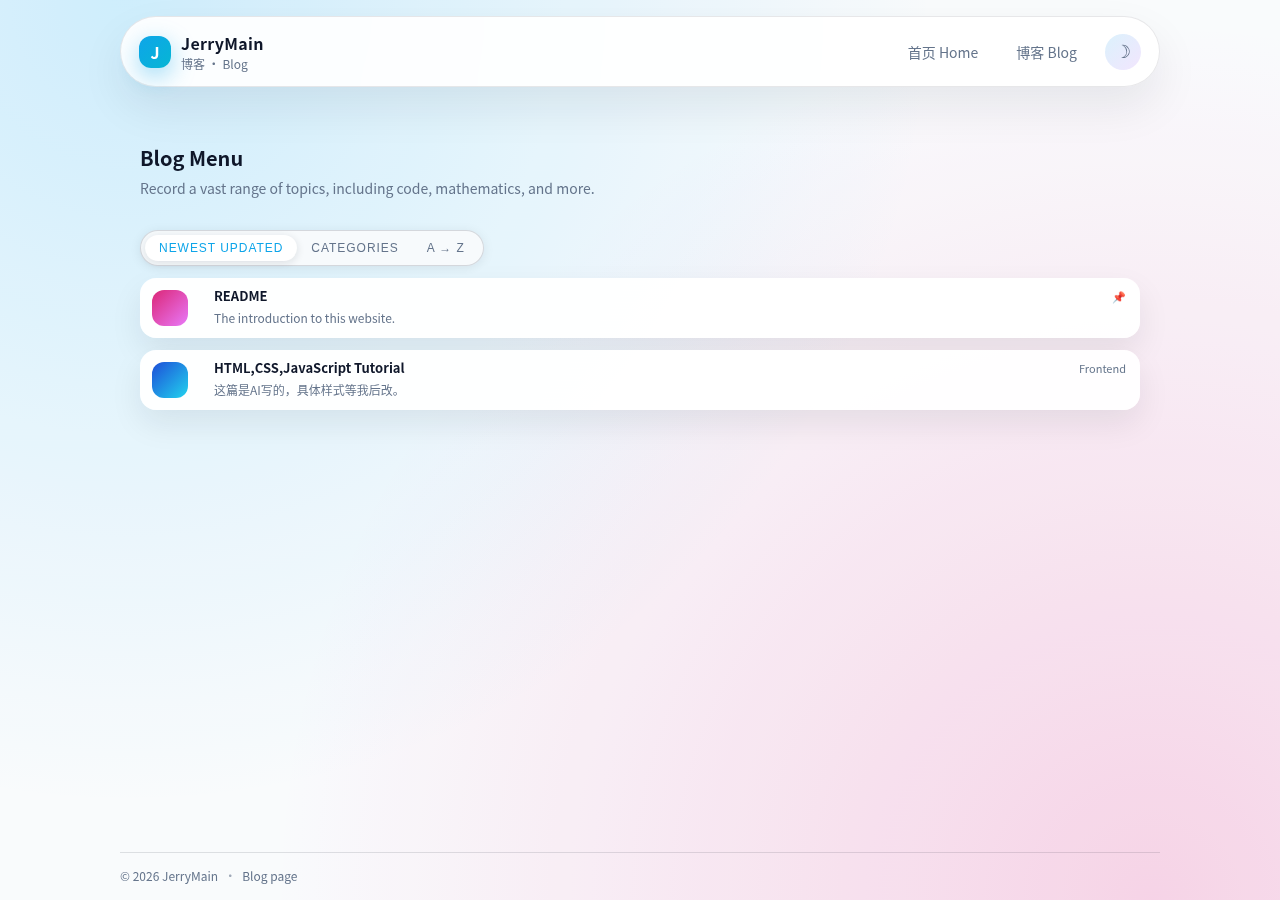
<file: blog.html>
<!DOCTYPE html>
<html lang="zh-CN">
  <script>
    (function () {
      try {
        const saved = localStorage.getItem("theme");
          const theme =
          saved ||
          (window.matchMedia("(prefers-color-scheme: dark)").matches
            ? "dark"
            : "light");
        document.documentElement.dataset.theme = theme;
      } catch (e) {}
    })();
  </script>
  <head>
    <meta charset="UTF-8" />
    <meta name="viewport" content="width=device-width, initial-scale=1.0" />
    <title>Blog - JerryMain</title>
    <meta
      name="description"
      content="JerryMain 的博客页面，记录生活碎片和技术笔记。"
    />
    <link rel="stylesheet" href="style.css" />
  </head>
  <body class="is-blog">
    <div class="page">
      <header class="site-header">
        <div class="brand">
          <div class="brand-mark">J</div>
          <div class="brand-text">
            <div class="brand-name">JerryMain</div>
            <div class="brand-tagline">博客 · Blog</div>
          </div>
        </div>
        <nav class="nav">
          <a href="index.html#home">首页 Home</a>
          <a href="blog.html">博客 Blog</a>
          <button class="theme-toggle" aria-label="切换深色/浅色模式">
            <span class="theme-icon dark-icon">☀</span>
            <span class="theme-icon light-icon">☽</span>
          </button>
        </nav>
      </header>

      <main>
        <section class="section blog-section">
          <div class="section-header">
            <h2>Blog Menu</h2>
            <p class="section-description">
              Record a vast range of topics, including code, mathematics, and more.
            </p>
          </div>

          <div class="blog-toggle">
            <button class="blog-toggle-btn is-active" data-blog-view="newest">
              Newest Updated
            </button>
            <button class="blog-toggle-btn" data-blog-view="categories">
              Categories
            </button>
            <button class="blog-toggle-btn" data-blog-view="alphabetical">
              A → Z
            </button>
          </div>

          <!-- 最新出炉：你只需要在这里一条条追加文章 -->
          <div class="blog-view blog-view-newest" data-view="newest">
            <div class="ins-grid">
              
              <a href="posts/README.html" style="text-decoration: none;color:inherit;">
                <article class="ins-item blog-item" data-category="Pinned">
                  <div class="ins-photo ins-photo-2"></div>
                  <div class="ins-meta">
                    <div class="ins-row">
                      <span class="ins-title">README</span>
                      <span class="ins-date">&#x1F4CC</span>
                    </div>
                    <p class="ins-caption">
                      The introduction to this website.
                    </p>
                  </div>
                </article>
              </a>

              <a href="posts/20260228.html" style="text-decoration: none;color:inherit">
                <article class="ins-item blog-item" data-category="Python" data-date="2026-02">
                  <div class="ins-photo ins-photo-1"></div>
                  <div class="ins-meta">
                    <div class="ins-row">
                      <span class="ins-title">HTML,CSS,JavaScript Tutorial</span>
                      <span class="ins-date">Frontend</span>
                    </div>
                    <p class="ins-caption">
                      这篇是AI写的，具体样式等我后改。
                    </p>
                  </div>
                </article>
              </a>

            </div>
          </div>

          <!-- 按分类：由上面的最新文章自动生成，无需手动维护 -->
          <div
            class="blog-view blog-view-categories"
            data-view="categories"
          ></div>

          <!-- 按字典序：由最新文章按标题 A→Z 自动生成，无需手动维护 -->
          <div
            class="blog-view blog-view-alphabetical"
            data-view="alphabetical"
          ></div>
        </section>
      </main>

      <footer class="site-footer">
        <span>© <span id="year"></span> JerryMain</span>
        <span class="dot">·</span>
        <span>Blog page</span>
      </footer>
    </div>

    <script src="main.js"></script>
  </body>
  </html>
</file>
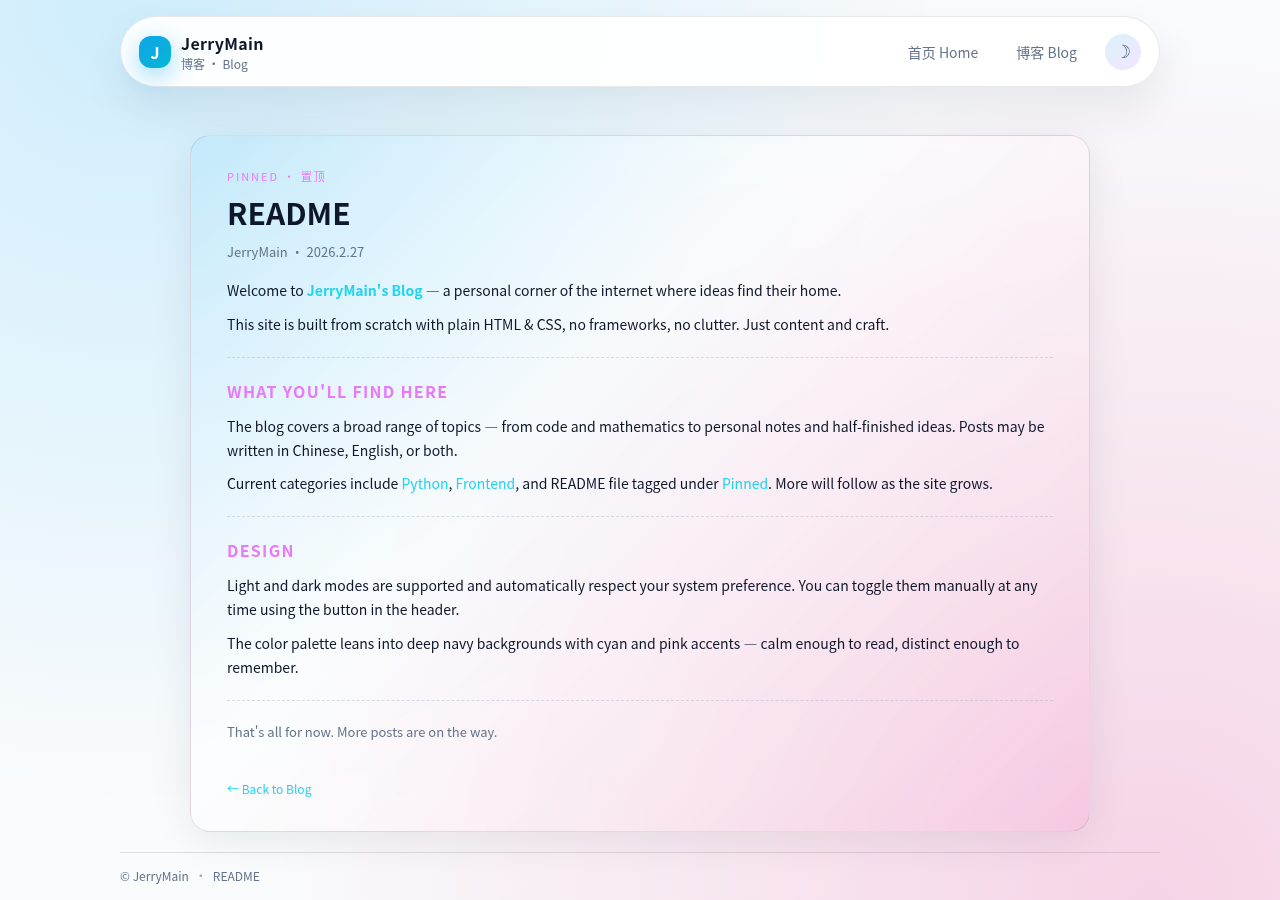
<file: README.html>
<!DOCTYPE html>
<html lang="zh-CN">
  <script>
    (function () {
      try {
        const saved = localStorage.getItem("theme");
        const theme =
          saved ||
          (window.matchMedia("(prefers-color-scheme: dark)").matches
            ? "dark"
            : "light");
        document.documentElement.dataset.theme = theme;
      } catch (e) {}
    })();
  </script>
  <head>
    <meta charset="UTF-8" />
    <meta name="viewport" content="width=device-width, initial-scale=1.0" />
    <title>README - JerryMain</title>
    <meta
      name="description"
      content="JerryMain 网站介绍 · Introduction to JerryMain's personal site."
    />
    <link rel="stylesheet" href="../style.css" />
  </head>
  <body class="is-blog">
    <div class="page">
      <header class="site-header">
        <div class="brand">
          <div class="brand-mark">J</div>
          <div class="brand-text">
            <div class="brand-name">JerryMain</div>
            <div class="brand-tagline">博客 · Blog</div>
          </div>
        </div>
        <nav class="nav">
          <a href="../index.html#home">首页 Home</a>
          <a href="../blog.html">博客 Blog</a>
          <button class="theme-toggle" aria-label="切换深色/浅色模式">
            <span class="theme-icon dark-icon">☀</span>
            <span class="theme-icon light-icon">☽</span>
          </button>
        </nav>
      </header>

      <main>
        <article class="post-layout post-glass">
          <header class="post-header">
            <p class="post-label">Pinned · 置顶</p>
            <h1 class="post-title">README</h1>
            <p class="post-meta">JerryMain · 2026.2.27</p>
          </header>

          <div class="post-content">
            <p>
              Welcome to <strong style="color: var(--accent);">JerryMain's Blog</strong> — a personal corner of the internet where ideas find their home.
            </p>

            <p>
              This site is built from scratch with plain HTML &amp; CSS, no frameworks, no clutter. Just content and craft.
            </p>

            <hr style="border: none; border-top: 1px dashed rgba(148,163,184,0.35); margin: 20px 0;" />

            <h2 style="font-size: 16px; margin: 0 0 10px; color: var(--accent-secondary); letter-spacing: 0.08em; text-transform: uppercase;">What you'll find here</h2>

            <p>
              The blog covers a broad range of topics — from code and mathematics to personal notes and half-finished ideas. Posts may be written in Chinese, English, or both.
            </p>

            <p>
              Current categories include <span style="color: var(--accent);">Python</span>, <span style="color: var(--accent);">Frontend</span>, and README file tagged under <span style="color: var(--accent);">Pinned</span>. More will follow as the site grows.
            </p>

            <hr style="border: none; border-top: 1px dashed rgba(148,163,184,0.35); margin: 20px 0;" />

            <h2 style="font-size: 16px; margin: 0 0 10px; color: var(--accent-secondary); letter-spacing: 0.08em; text-transform: uppercase;">Design</h2>

            <p>
              Light and dark modes are supported and automatically respect your system preference. You can toggle them manually at any time using the button in the header.
            </p>

            <p>
              The color palette leans into deep navy backgrounds with cyan and pink accents — calm enough to read, distinct enough to remember.
            </p>

            <hr style="border: none; border-top: 1px dashed rgba(148,163,184,0.35); margin: 20px 0;" />

            <p style="color: var(--text-muted); font-size: 13px;">
              That's all for now. More posts are on the way.
            </p>
          </div>

          <div style="margin-top: 32px;">
            <a href="../blog.html" class="post-back-link">← Back to Blog</a>
          </div>
        </article>
      </main>

      <footer class="site-footer">
        <span>© <span id="year-footer"></span> JerryMain</span>
        <span class="dot">·</span>
        <span>README</span>
      </footer>
    </div>

    <script src="../main.js"></script>
    <script>
      const y = new Date().getFullYear();
      document.getElementById("year").textContent = y;
      document.getElementById("year-footer").textContent = y;
    </script>
  </body>
</html>
</file>
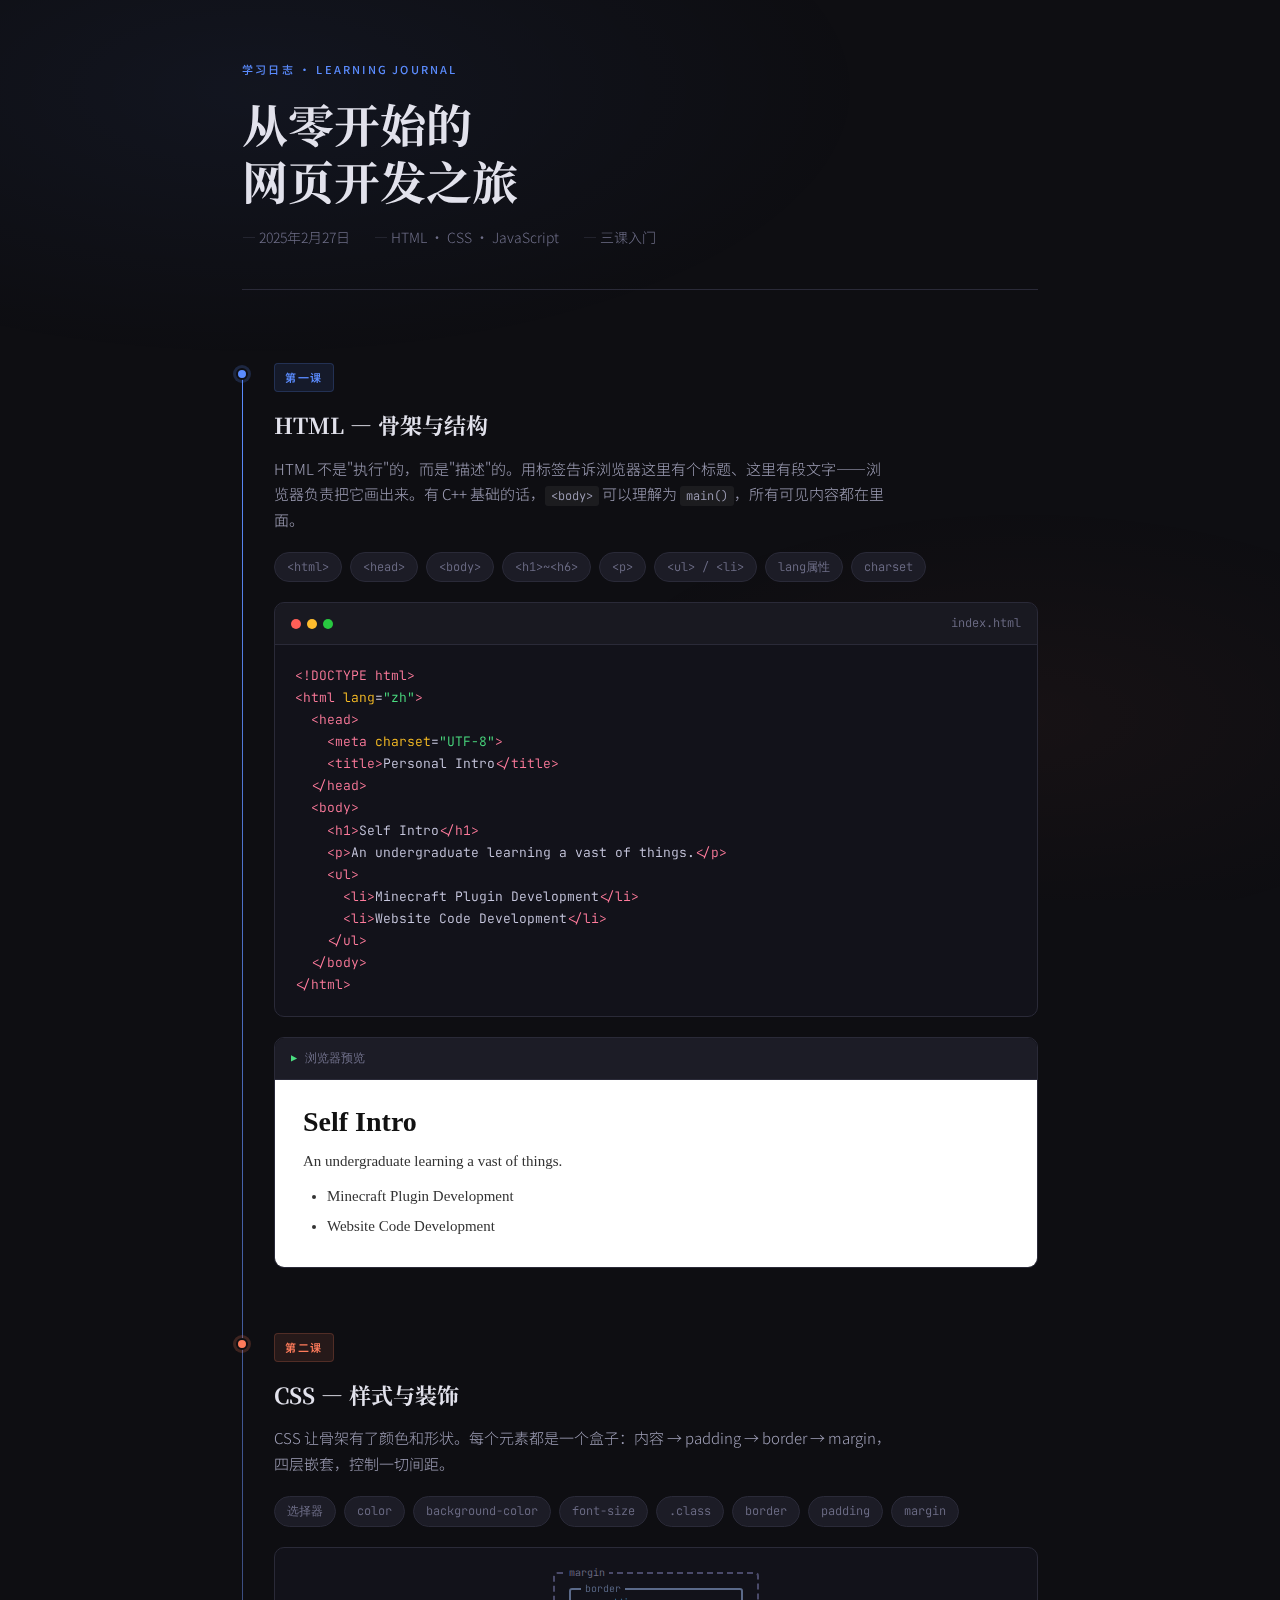
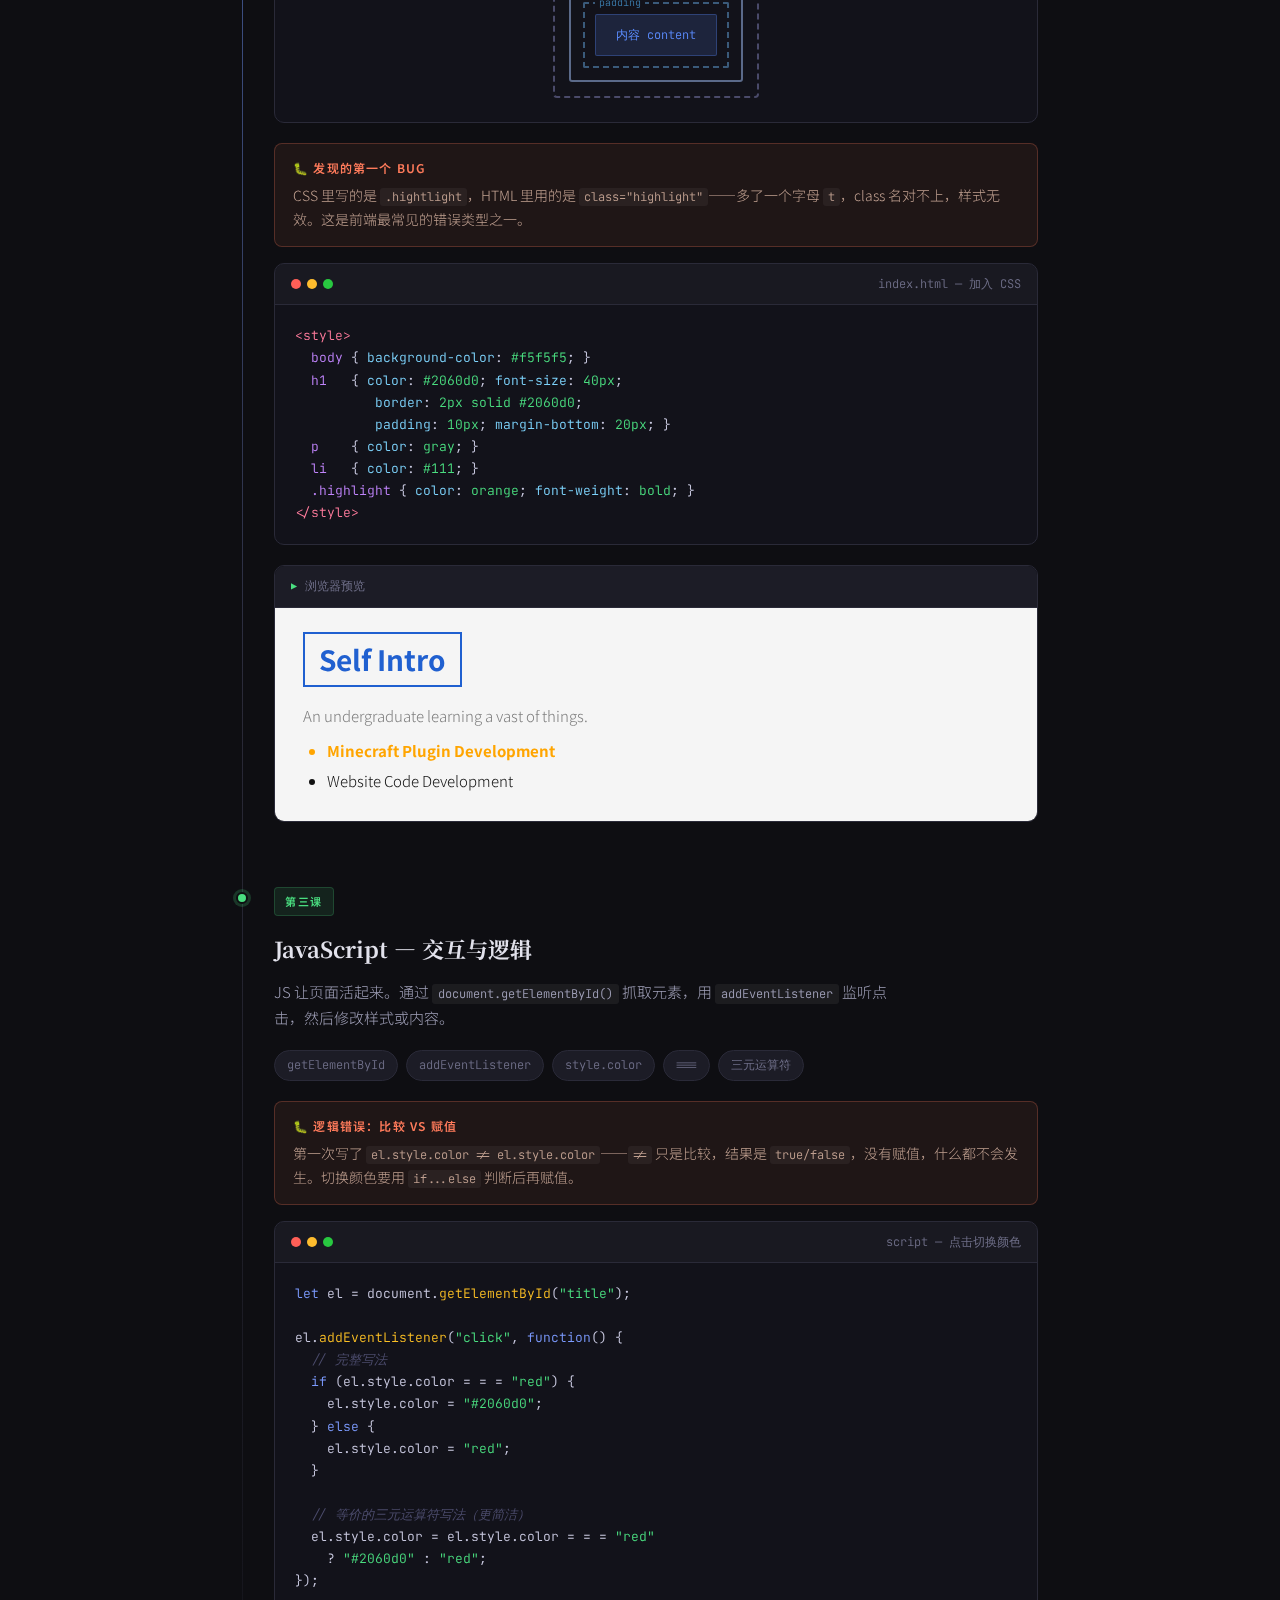
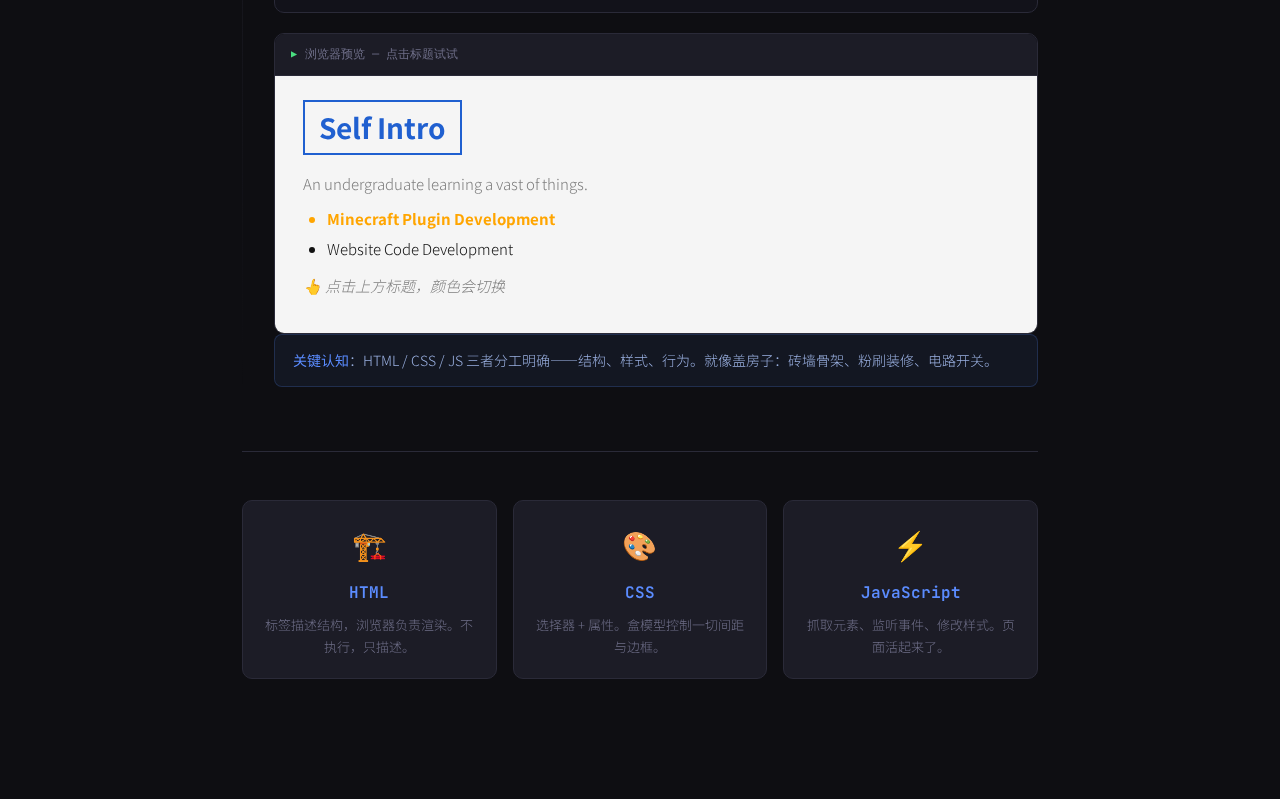
<file: posts/20260228.html>
<!DOCTYPE html>
<html lang="zh">
<head>
<meta charset="UTF-8">
<title>网页开发学习日志</title>
<style>
  @import url('https://fonts.googleapis.com/css2?family=Noto+Serif+SC:wght@400;700&family=JetBrains+Mono:wght@400;600&family=Noto+Sans+SC:wght@300;400;500&display=swap');

  :root {
    --bg: #0e0e12;
    --surface: #16161d;
    --card: #1c1c26;
    --border: #2a2a38;
    --accent: #5b8cff;
    --accent2: #ff7b5b;
    --green: #4ade80;
    --yellow: #fbbf24;
    --text: #e2e2ec;
    --muted: #6e6e88;
    --code-bg: #12121a;
  }

  * { box-sizing: border-box; margin: 0; padding: 0; }

  body {
    background: var(--bg);
    color: var(--text);
    font-family: 'Noto Sans SC', sans-serif;
    font-weight: 300;
    line-height: 1.7;
    min-height: 100vh;
  }

  /* background texture */
  body::before {
    content: '';
    position: fixed;
    inset: 0;
    background-image: 
      radial-gradient(ellipse 80% 50% at 20% 10%, rgba(91,140,255,0.06) 0%, transparent 60%),
      radial-gradient(ellipse 60% 40% at 80% 80%, rgba(255,123,91,0.04) 0%, transparent 60%);
    pointer-events: none;
    z-index: 0;
  }

  .container {
    max-width: 860px;
    margin: 0 auto;
    padding: 60px 32px 120px;
    position: relative;
    z-index: 1;
  }

  /* Header */
  header {
    margin-bottom: 72px;
    padding-bottom: 40px;
    border-bottom: 1px solid var(--border);
  }

  .header-label {
    font-size: 11px;
    letter-spacing: 0.2em;
    text-transform: uppercase;
    color: var(--accent);
    margin-bottom: 16px;
    font-weight: 500;
  }

  h1 {
    font-family: 'Noto Serif SC', serif;
    font-size: clamp(28px, 5vw, 46px);
    font-weight: 700;
    line-height: 1.25;
    margin-bottom: 16px;
  }

  .header-meta {
    color: var(--muted);
    font-size: 14px;
    display: flex;
    gap: 24px;
    flex-wrap: wrap;
  }

  .header-meta span::before {
    content: '—  ';
    opacity: 0.4;
  }

  /* Timeline */
  .timeline {
    position: relative;
    padding-left: 32px;
  }

  .timeline::before {
    content: '';
    position: absolute;
    left: 0;
    top: 8px;
    bottom: 0;
    width: 1px;
    background: linear-gradient(to bottom, var(--accent) 0%, var(--border) 60%, transparent 100%);
  }

  /* Lesson block */
  .lesson {
    position: relative;
    margin-bottom: 64px;
    animation: fadeUp 0.5s ease both;
  }

  .lesson:nth-child(1) { animation-delay: 0.05s; }
  .lesson:nth-child(2) { animation-delay: 0.15s; }
  .lesson:nth-child(3) { animation-delay: 0.25s; }
  .lesson:nth-child(4) { animation-delay: 0.35s; }

  @keyframes fadeUp {
    from { opacity: 0; transform: translateY(18px); }
    to { opacity: 1; transform: translateY(0); }
  }

  .lesson-dot {
    position: absolute;
    left: -38px;
    top: 6px;
    width: 12px;
    height: 12px;
    border-radius: 50%;
    background: var(--accent);
    border: 2px solid var(--bg);
    box-shadow: 0 0 0 3px rgba(91,140,255,0.2);
  }

  .lesson-badge {
    display: inline-flex;
    align-items: center;
    gap: 8px;
    font-size: 11px;
    letter-spacing: 0.15em;
    text-transform: uppercase;
    font-weight: 600;
    color: var(--accent);
    background: rgba(91,140,255,0.1);
    border: 1px solid rgba(91,140,255,0.2);
    border-radius: 4px;
    padding: 4px 10px;
    margin-bottom: 14px;
  }

  .lesson h2 {
    font-family: 'Noto Serif SC', serif;
    font-size: 22px;
    font-weight: 700;
    margin-bottom: 12px;
    color: var(--text);
  }

  .lesson-desc {
    color: #a0a0b8;
    font-size: 15px;
    margin-bottom: 20px;
    max-width: 620px;
  }

  /* Concept pills */
  .concepts {
    display: flex;
    flex-wrap: wrap;
    gap: 8px;
    margin-bottom: 20px;
  }

  .concept {
    font-size: 12px;
    background: var(--card);
    border: 1px solid var(--border);
    border-radius: 20px;
    padding: 4px 12px;
    color: var(--muted);
    font-family: 'JetBrains Mono', monospace;
  }

  /* Code blocks */
  .code-wrap {
    background: var(--code-bg);
    border: 1px solid var(--border);
    border-radius: 10px;
    overflow: hidden;
    margin-bottom: 20px;
  }

  .code-header {
    display: flex;
    align-items: center;
    justify-content: space-between;
    padding: 10px 16px;
    background: rgba(255,255,255,0.03);
    border-bottom: 1px solid var(--border);
    font-size: 12px;
    color: var(--muted);
    font-family: 'JetBrains Mono', monospace;
  }

  .code-dots {
    display: flex;
    gap: 6px;
  }

  .code-dots span {
    width: 10px;
    height: 10px;
    border-radius: 50%;
    background: var(--border);
  }

  .code-dots span:nth-child(1) { background: #ff5f57; }
  .code-dots span:nth-child(2) { background: #febc2e; }
  .code-dots span:nth-child(3) { background: #28c840; }

  pre {
    padding: 20px;
    overflow-x: auto;
    font-family: 'JetBrains Mono', monospace;
    font-size: 13px;
    line-height: 1.7;
    color: #c9c9e0;
  }

  /* Syntax highlight via spans */
  .kw { color: #7c9bff; }
  .tag { color: #ff7b9c; }
  .attr { color: #fbbf24; }
  .val { color: #4ade80; }
  .cm { color: #4a4a6a; font-style: italic; }
  .sel { color: #c084fc; }
  .prop { color: #7dd3fc; }
  .str { color: #4ade80; }
  .fn { color: #fbbf24; }

  /* Result card */
  .result-card {
    border-radius: 10px;
    overflow: hidden;
    border: 1px solid var(--border);
  }

  .result-header {
    padding: 10px 16px;
    background: var(--card);
    font-size: 12px;
    color: var(--muted);
    display: flex;
    align-items: center;
    gap: 8px;
    font-family: 'JetBrains Mono', monospace;
    border-bottom: 1px solid var(--border);
  }

  .result-header::before {
    content: '▶';
    color: var(--green);
    font-size: 10px;
  }

  .result-body {
    padding: 24px 28px;
  }

  /* Lesson 1 preview */
  .preview-l1 {
    background: #fff;
    color: #111;
    font-family: Georgia, serif;
  }

  .preview-l1 h1 {
    font-size: 28px;
    margin-bottom: 10px;
    color: #111;
    font-family: Georgia, serif;
  }

  .preview-l1 p { font-size: 15px; color: #333; margin-bottom: 10px; }
  .preview-l1 ul { padding-left: 24px; }
  .preview-l1 li { font-size: 15px; color: #333; margin-bottom: 4px; }

  /* Lesson 2 preview */
  .preview-l2 {
    background: #f5f5f5;
    font-family: 'Noto Sans SC', sans-serif;
  }

  .preview-l2 h1 {
    color: #2060d0;
    font-size: 28px;
    border: 2px solid #2060d0;
    padding: 8px 14px;
    margin-bottom: 16px;
    display: inline-block;
    font-family: 'Noto Sans SC', sans-serif;
  }

  .preview-l2 p { color: gray; font-size: 15px; margin-bottom: 10px; }
  .preview-l2 ul { padding-left: 24px; }
  .preview-l2 li { color: #111; font-size: 15px; margin-bottom: 4px; }
  .preview-l2 .hl { color: orange; font-weight: bold; }

  /* Lesson 3 preview */
  .preview-l3 {
    background: #f5f5f5;
    font-family: 'Noto Sans SC', sans-serif;
  }

  .preview-l3 h1 {
    font-family: 'Noto Sans SC', sans-serif;
    color: #2060d0;
    font-size: 28px;
    border: 2px solid #2060d0;
    padding: 8px 14px;
    margin-bottom: 16px;
    display: inline-block;
    cursor: pointer;
    transition: color 0.2s;
    user-select: none;
  }

  .preview-l3 p { color: gray; font-size: 15px; margin-bottom: 10px; }
  .preview-l3 ul { padding-left: 24px; }
  .preview-l3 li { color: #111; font-size: 15px; margin-bottom: 4px; }
  .preview-l3 .hl { color: orange; font-weight: bold; }

  .click-hint {
    font-size: 12px;
    color: var(--muted);
    margin-top: 12px;
    font-style: italic;
  }

  /* Bug annotation */
  .bug-box {
    background: rgba(255,123,91,0.07);
    border: 1px solid rgba(255,123,91,0.25);
    border-radius: 8px;
    padding: 14px 18px;
    margin-bottom: 16px;
    font-size: 14px;
  }

  .bug-box-title {
    color: var(--accent2);
    font-weight: 600;
    font-size: 12px;
    letter-spacing: 0.1em;
    text-transform: uppercase;
    margin-bottom: 6px;
  }

  .bug-box p { color: #c0a090; }
  .bug-box code {
    font-family: 'JetBrains Mono', monospace;
    background: rgba(255,255,255,0.05);
    padding: 1px 5px;
    border-radius: 3px;
    font-size: 12px;
  }

  /* Insight box */
  .insight-box {
    background: rgba(91,140,255,0.07);
    border: 1px solid rgba(91,140,255,0.2);
    border-radius: 8px;
    padding: 14px 18px;
    margin-bottom: 16px;
    font-size: 14px;
    color: #9ab0e0;
  }

  .insight-box strong { color: var(--accent); }

  /* Box model diagram */
  .box-model {
    background: var(--code-bg);
    border: 1px solid var(--border);
    border-radius: 10px;
    padding: 24px;
    margin-bottom: 20px;
    display: flex;
    justify-content: center;
  }

  .bm-margin {
    border: 2px dashed #4a4a6a;
    padding: 14px;
    border-radius: 4px;
    position: relative;
  }

  .bm-label {
    position: absolute;
    top: -10px;
    left: 10px;
    font-size: 10px;
    font-family: 'JetBrains Mono', monospace;
    color: var(--muted);
    background: var(--code-bg);
    padding: 0 4px;
  }

  .bm-border {
    border: 2px solid #5b6a8a;
    padding: 12px;
    border-radius: 3px;
    position: relative;
  }

  .bm-padding {
    border: 2px dashed #3a5a7a;
    padding: 10px;
    border-radius: 2px;
    position: relative;
  }

  .bm-content {
    background: rgba(91,140,255,0.15);
    border: 1px solid rgba(91,140,255,0.3);
    padding: 10px 20px;
    border-radius: 2px;
    font-size: 12px;
    font-family: 'JetBrains Mono', monospace;
    color: var(--accent);
    text-align: center;
  }

  /* Summary */
  .summary-grid {
    display: grid;
    grid-template-columns: repeat(3, 1fr);
    gap: 16px;
    margin-top: 64px;
    padding-top: 48px;
    border-top: 1px solid var(--border);
  }

  .summary-card {
    background: var(--card);
    border: 1px solid var(--border);
    border-radius: 10px;
    padding: 20px;
    text-align: center;
  }

  .summary-card .icon {
    font-size: 28px;
    margin-bottom: 10px;
  }

  .summary-card h3 {
    font-family: 'JetBrains Mono', monospace;
    font-size: 16px;
    font-weight: 600;
    color: var(--accent);
    margin-bottom: 8px;
  }

  .summary-card p {
    font-size: 13px;
    color: var(--muted);
  }

  @media (max-width: 600px) {
    .summary-grid { grid-template-columns: 1fr; }
    .container { padding: 40px 20px 80px; }
  }
</style>
</head>
<body>
<div class="container">

  <header>
    <div class="header-label">学习日志 · Learning Journal</div>
    <h1>从零开始的<br>网页开发之旅</h1>
    <div class="header-meta">
      <span>2025年2月27日</span>
      <span>HTML · CSS · JavaScript</span>
      <span>三课入门</span>
    </div>
  </header>

  <div class="timeline">

    <!-- Lesson 1 -->
    <div class="lesson">
      <div class="lesson-dot"></div>
      <div class="lesson-badge">第一课</div>
      <h2>HTML — 骨架与结构</h2>
      <p class="lesson-desc">
        HTML 不是"执行"的，而是"描述"的。用标签告诉浏览器这里有个标题、这里有段文字——浏览器负责把它画出来。有 C++ 基础的话，<code style="font-family:JetBrains Mono,monospace;font-size:12px;background:rgba(255,255,255,0.06);padding:2px 6px;border-radius:3px">&lt;body&gt;</code> 可以理解为 <code style="font-family:JetBrains Mono,monospace;font-size:12px;background:rgba(255,255,255,0.06);padding:2px 6px;border-radius:3px">main()</code>，所有可见内容都在里面。
      </p>

      <div class="concepts">
        <span class="concept">&lt;html&gt;</span>
        <span class="concept">&lt;head&gt;</span>
        <span class="concept">&lt;body&gt;</span>
        <span class="concept">&lt;h1&gt;~&lt;h6&gt;</span>
        <span class="concept">&lt;p&gt;</span>
        <span class="concept">&lt;ul&gt; / &lt;li&gt;</span>
        <span class="concept">lang属性</span>
        <span class="concept">charset</span>
      </div>

      <div class="code-wrap">
        <div class="code-header">
          <div class="code-dots"><span></span><span></span><span></span></div>
          <span>index.html</span>
        </div>
        <pre><span class="tag">&lt;!DOCTYPE html&gt;</span>
<span class="tag">&lt;html</span> <span class="attr">lang</span>=<span class="val">"zh"</span><span class="tag">&gt;</span>
  <span class="tag">&lt;head&gt;</span>
    <span class="tag">&lt;meta</span> <span class="attr">charset</span>=<span class="val">"UTF-8"</span><span class="tag">&gt;</span>
    <span class="tag">&lt;title&gt;</span>Personal Intro<span class="tag">&lt;/title&gt;</span>
  <span class="tag">&lt;/head&gt;</span>
  <span class="tag">&lt;body&gt;</span>
    <span class="tag">&lt;h1&gt;</span>Self Intro<span class="tag">&lt;/h1&gt;</span>
    <span class="tag">&lt;p&gt;</span>An undergraduate learning a vast of things.<span class="tag">&lt;/p&gt;</span>
    <span class="tag">&lt;ul&gt;</span>
      <span class="tag">&lt;li&gt;</span>Minecraft Plugin Development<span class="tag">&lt;/li&gt;</span>
      <span class="tag">&lt;li&gt;</span>Website Code Development<span class="tag">&lt;/li&gt;</span>
    <span class="tag">&lt;/ul&gt;</span>
  <span class="tag">&lt;/body&gt;</span>
<span class="tag">&lt;/html&gt;</span></pre>
      </div>

      <div class="result-card">
        <div class="result-header">浏览器预览</div>
        <div class="result-body preview-l1">
          <h1>Self Intro</h1>
          <p>An undergraduate learning a vast of things.</p>
          <ul>
            <li>Minecraft Plugin Development</li>
            <li>Website Code Development</li>
          </ul>
        </div>
      </div>
    </div>

    <!-- Lesson 2 -->
    <div class="lesson">
      <div class="lesson-dot" style="background:var(--accent2);box-shadow:0 0 0 3px rgba(255,123,91,0.2)"></div>
      <div class="lesson-badge" style="color:var(--accent2);background:rgba(255,123,91,0.1);border-color:rgba(255,123,91,0.2)">第二课</div>
      <h2>CSS — 样式与装饰</h2>
      <p class="lesson-desc">
        CSS 让骨架有了颜色和形状。每个元素都是一个盒子：内容 → padding → border → margin，四层嵌套，控制一切间距。
      </p>

      <div class="concepts">
        <span class="concept">选择器</span>
        <span class="concept">color</span>
        <span class="concept">background-color</span>
        <span class="concept">font-size</span>
        <span class="concept">.class</span>
        <span class="concept">border</span>
        <span class="concept">padding</span>
        <span class="concept">margin</span>
      </div>

      <!-- Box model -->
      <div class="box-model">
        <div class="bm-margin">
          <span class="bm-label">margin</span>
          <div class="bm-border">
            <span class="bm-label" style="color:#5b6a8a">border</span>
            <div class="bm-padding">
              <span class="bm-label" style="color:#3a7aaa">padding</span>
              <div class="bm-content">内容 content</div>
            </div>
          </div>
        </div>
      </div>

      <div class="bug-box">
        <div class="bug-box-title">🐛 发现的第一个 bug</div>
        <p>CSS 里写的是 <code>.hightlight</code>，HTML 里用的是 <code>class="highlight"</code>——多了一个字母 <code>t</code>，class 名对不上，样式无效。这是前端最常见的错误类型之一。</p>
      </div>

      <div class="code-wrap">
        <div class="code-header">
          <div class="code-dots"><span></span><span></span><span></span></div>
          <span>index.html — 加入 CSS</span>
        </div>
        <pre><span class="tag">&lt;style&gt;</span>
  <span class="sel">body</span> { <span class="prop">background-color</span>: <span class="val">#f5f5f5</span>; }
  <span class="sel">h1</span>   { <span class="prop">color</span>: <span class="val">#2060d0</span>; <span class="prop">font-size</span>: <span class="val">40px</span>;
          <span class="prop">border</span>: <span class="val">2px solid #2060d0</span>;
          <span class="prop">padding</span>: <span class="val">10px</span>; <span class="prop">margin-bottom</span>: <span class="val">20px</span>; }
  <span class="sel">p</span>    { <span class="prop">color</span>: <span class="val">gray</span>; }
  <span class="sel">li</span>   { <span class="prop">color</span>: <span class="val">#111</span>; }
  <span class="sel">.highlight</span> { <span class="prop">color</span>: <span class="val">orange</span>; <span class="prop">font-weight</span>: <span class="val">bold</span>; }
<span class="tag">&lt;/style&gt;</span></pre>
      </div>

      <div class="result-card">
        <div class="result-header">浏览器预览</div>
        <div class="result-body preview-l2">
          <h1>Self Intro</h1>
          <p>An undergraduate learning a vast of things.</p>
          <ul>
            <li class="hl">Minecraft Plugin Development</li>
            <li>Website Code Development</li>
          </ul>
        </div>
      </div>
    </div>

    <!-- Lesson 3 -->
    <div class="lesson">
      <div class="lesson-dot" style="background:var(--green);box-shadow:0 0 0 3px rgba(74,222,128,0.2)"></div>
      <div class="lesson-badge" style="color:var(--green);background:rgba(74,222,128,0.1);border-color:rgba(74,222,128,0.2)">第三课</div>
      <h2>JavaScript — 交互与逻辑</h2>
      <p class="lesson-desc">
        JS 让页面活起来。通过 <code style="font-family:JetBrains Mono,monospace;font-size:12px;background:rgba(255,255,255,0.06);padding:2px 6px;border-radius:3px">document.getElementById()</code> 抓取元素，用 <code style="font-family:JetBrains Mono,monospace;font-size:12px;background:rgba(255,255,255,0.06);padding:2px 6px;border-radius:3px">addEventListener</code> 监听点击，然后修改样式或内容。
      </p>

      <div class="concepts">
        <span class="concept">getElementById</span>
        <span class="concept">addEventListener</span>
        <span class="concept">style.color</span>
        <span class="concept">===</span>
        <span class="concept">三元运算符</span>
      </div>

      <div class="bug-box">
        <div class="bug-box-title">🐛 逻辑错误：比较 vs 赋值</div>
        <p>第一次写了 <code>el.style.color != el.style.color</code>——<code>!=</code> 只是比较，结果是 <code>true/false</code>，没有赋值，什么都不会发生。切换颜色要用 <code>if...else</code> 判断后再赋值。</p>
      </div>

      <div class="code-wrap">
        <div class="code-header">
          <div class="code-dots"><span></span><span></span><span></span></div>
          <span>script — 点击切换颜色</span>
        </div>
        <pre><span class="kw">let</span> el = document.<span class="fn">getElementById</span>(<span class="str">"title"</span>);

el.<span class="fn">addEventListener</span>(<span class="str">"click"</span>, <span class="kw">function</span>() {
  <span class="cm">// 完整写法</span>
  <span class="kw">if</span> (el.style.color = = = <span class="str">"red"</span>) {
    el.style.color = <span class="str">"#2060d0"</span>;
  } <span class="kw">else</span> {
    el.style.color = <span class="str">"red"</span>;
  }

  <span class="cm">// 等价的三元运算符写法（更简洁）</span>
  el.style.color = el.style.color = = = <span class="str">"red"</span>
    ? <span class="str">"#2060d0"</span> : <span class="str">"red"</span>;
});</pre>
      </div>

      <div class="result-card">
        <div class="result-header">浏览器预览 — 点击标题试试</div>
        <div class="result-body preview-l3">
          <h1 id="demo-title">Self Intro</h1>
          <p>An undergraduate learning a vast of things.</p>
          <ul>
            <li style="color:orange;font-weight:bold">Minecraft Plugin Development</li>
            <li style="color:#111">Website Code Development</li>
          </ul>
          <p class="click-hint">👆 点击上方标题，颜色会切换</p>
        </div>
      </div>

      <div class="insight-box">
        <strong>关键认知</strong>：HTML / CSS / JS 三者分工明确——结构、样式、行为。就像盖房子：砖墙骨架、粉刷装修、电路开关。
      </div>
    </div>

  </div><!-- end timeline -->

  <!-- Summary -->
  <div class="summary-grid">
    <div class="summary-card">
      <div class="icon">🏗️</div>
      <h3>HTML</h3>
      <p>标签描述结构，浏览器负责渲染。不执行，只描述。</p>
    </div>
    <div class="summary-card">
      <div class="icon">🎨</div>
      <h3>CSS</h3>
      <p>选择器 + 属性。盒模型控制一切间距与边框。</p>
    </div>
    <div class="summary-card">
      <div class="icon">⚡</div>
      <h3>JavaScript</h3>
      <p>抓取元素、监听事件、修改样式。页面活起来了。</p>
    </div>
  </div>

</div>

<script>
  const title = document.getElementById('demo-title');
  let toggled = false;
  title.addEventListener('click', function() {
    toggled = !toggled;
    title.style.color = toggled ? 'red' : '#2060d0';
    title.style.border = toggled ? '2px solid red' : '2px solid #2060d0';
  });
</script>
</body>
</html>
</file>
<file: style.css>
@property --bg-base {
  syntax: "<color>";
  inherits: true;
  initial-value: #020617;
}

@property --bg-grad-1-color {
  syntax: "<color>";
  inherits: true;
  initial-value: rgba(56, 189, 248, 0.38);
}

@property --bg-grad-2-color {
  syntax: "<color>";
  inherits: true;
  initial-value: rgba(236, 72, 153, 0.38);
}

@property --brand-c1 {
  syntax: "<color>";
  inherits: true;
  initial-value: #38bdf8;
}

@property --brand-c2 {
  syntax: "<color>";
  inherits: true;
  initial-value: #0f172a;
}

@property --glass-c1 {
  syntax: "<color>";
  inherits: true;
  initial-value: rgba(56, 189, 248, 0.08);
}

@property --glass-c2 {
  syntax: "<color>";
  inherits: true;
  initial-value: rgba(15, 23, 42, 0.45);
}

@property --glass-c3 {
  syntax: "<color>";
  inherits: true;
  initial-value: rgba(236, 72, 153, 0.08);
}

@property --text-main {
  syntax: "<color>";
  inherits: true;
  initial-value: #e5f2ff;
}

@property --text-muted {
  syntax: "<color>";
  inherits: true;
  initial-value: #94a3b8;
}

:root {
  --bg: #020617;
  --bg-elevated: #020617;
  --accent: #22d3ee;
  --accent-soft: rgba(34, 211, 238, 0.18);
  --accent-strong: #0ea5e9;
  --accent-secondary: #e879f9;
  --text-main: #e5f2ff;
  --text-muted: #94a3b8;
  --border-subtle: rgba(148, 163, 184, 0.6);
  --shadow-soft: 0 28px 70px rgba(15, 23, 42, 0.95);
  --radius-lg: 18px;
  --radius-full: 999px;
  --bg-gradient-1: radial-gradient(circle at 10% 0%, rgba(56, 189, 248, 0.38), transparent 55%);
  --bg-gradient-2: radial-gradient(circle at 90% 100%, rgba(236, 72, 153, 0.38), transparent 60%);
  --bg-base: #020617;
  --bg-grad-1-color: rgba(56, 189, 248, 0.38);
  --bg-grad-2-color: rgba(236, 72, 153, 0.38);
  --page-overlay: rgba(15, 23, 42, 0.5);
  --header-bg: rgba(15, 23, 42, 0.86);
  --landing-name-color: #f9fafb;
  --card-bg: #020617;
  --card-border: rgba(148, 163, 184, 0.7);
  --card-shadow: 0 14px 32px rgba(15, 23, 42, 0.9);
  --toggle-bg: rgba(15, 23, 42, 0.9);
  --toggle-border: rgba(148, 163, 184, 0.6);
  --toggle-shadow: 0 2px 12px rgba(15, 23, 42, 0.6);
  transition:
    --bg-base 1s ease,
    --bg-grad-1-color 1s ease,
    --bg-grad-2-color 1s ease,
    --text-main 1s ease,
    --text-muted 1s ease;
}

html {
  overflow-y: scroll;
}

html[data-theme="light"] {
  --bg: #f8fafc;
  --bg-elevated: #ffffff;
  --text-main: #0f172a;
  --text-muted: #64748b;
  --border-subtle: rgba(15, 23, 42, 0.12);
  --shadow-soft: 0 28px 70px rgba(15, 23, 42, 0.15);
  --bg-gradient-1: radial-gradient(circle at 10% 0%, rgba(56, 189, 248, 0.25), transparent 55%);
  --bg-gradient-2: radial-gradient(circle at 90% 100%, rgba(236, 72, 153, 0.25), transparent 60%);
  --bg-base: #f8fafc;
  --bg-grad-1-color: rgba(56, 189, 248, 0.25);
  --bg-grad-2-color: rgba(236, 72, 153, 0.25);
  --page-overlay: rgba(248, 250, 252, 0.6);
  --header-bg: rgba(255, 255, 255, 0.92);
  --landing-name-color: #0f172a;
  --card-bg: rgba(255, 255, 255, 0.95);
  --card-border: rgba(15, 23, 42, 0.1);
  --card-shadow: 0 14px 32px rgba(15, 23, 42, 0.08);
  --toggle-bg: rgba(248, 250, 252, 0.95);
  --toggle-border: rgba(15, 23, 42, 0.15);
  --toggle-shadow: 0 2px 12px rgba(15, 23, 42, 0.08);
  --brand-c1: #0ea5e9;
  --brand-c2: #06b6d4;html[data-theme="light"] {
  transition:
    --bg-base 1s ease,
    --bg-grad-1-color 1s ease,
    --bg-grad-2-color 1s ease,
    --text-main 1s ease,
    --text-muted 1s ease;
}
}

html[data-theme="light"] .brand-mark {
  background: linear-gradient(135deg, #0ea5e9, #06b6d4);
  color: #ffffff;
  box-shadow: 0 8px 24px rgba(14, 165, 233, 0.4);
}

html[data-theme="light"] .site-header {
  border-color: rgba(15, 23, 42, 0.1);
  box-shadow: 0 20px 45px rgba(15, 23, 42, 0.08);
}

html[data-theme="light"] .ins-item,
html[data-theme="light"] .hero-card {
  background: rgba(255, 255, 255, 0.95);
  border-color: rgba(15, 23, 42, 0.1);
  box-shadow: 0 14px 32px rgba(15, 23, 42, 0.08);
}

html[data-theme="light"] .ins-title,
html[data-theme="light"] .section-header h2,
html[data-theme="light"] .blog-category-title {
  color: #0f172a;
}

html[data-theme="light"] .post-title {
  color: #0f172a;
}

html[data-theme="light"] .site-footer {
  border-top-color: rgba(15, 23, 42, 0.12);
}

html[data-theme="light"] .blog-toggle-btn {
  color: var(--text-muted);
}

html[data-theme="light"] .blog-toggle-btn.is-active {
  background: rgba(255, 255, 255, 1);
  color: #0ea5e9;
  box-shadow: 0 2px 8px rgba(15, 23, 42, 0.12);
}

html[data-theme="light"] .page::before {
  opacity: 0.45;
}

*,
*::before,
*::after {
  box-sizing: border-box;
}

body {
  margin: 0;
  font-family:
    "JetBrains Mono",
    "Fira Code",
    "Cascadia Code",

    "Noto Sans CJK SC",
    "Noto Sans SC",
    "Source Han Sans SC",
    "PingFang SC",
    "Hiragino Sans GB",
    "Microsoft YaHei",
    "Heiti SC",

    sans-serif;
  color: var(--text-main);
  background:
    radial-gradient(circle at 10% 0%, var(--bg-grad-1-color), transparent 55%),
    radial-gradient(circle at 90% 100%, var(--bg-grad-2-color), transparent 60%),
    radial-gradient(circle at center, var(--bg-base), var(--bg-base));
  min-height: 100vh;
  transition:
    color 1s ease;
}

.page {
  max-width: 1080px;
  margin: 0 auto;
  padding: 16px 20px 16px;
  position: relative;
  min-height: 100vh;
  display: flex;
  flex-direction: column;
}

.page::before {
  content: "";
  position: fixed;
  inset: 0;
  transition: opacity 1s ease;
  background-image: linear-gradient(
      var(--page-overlay),
      var(--page-overlay)
    ),
    repeating-linear-gradient(
      0deg,
      rgba(148, 163, 184, 0.06),
      rgba(148, 163, 184, 0.06) 1px,
      transparent 1px,
      transparent 3px
    );
  mix-blend-mode: soft-light;
  opacity: 0.55;
  pointer-events: none;
  z-index: -1;
}

.site-header {
  display: flex;
  align-items: center;
  justify-content: space-between;
  gap: 16px;
  padding: 14px 18px;
  background: var(--header-bg);
  backdrop-filter: blur(16px);
  border-radius: var(--radius-full);
  border: 1px solid rgba(148, 163, 184, 0.5);
  box-shadow: 0 20px 45px rgba(15, 23, 42, 0.9);
  transition: background-color 1s ease, border-color 1s ease, box-shadow 1s ease;
  position: sticky;
  top: 16px;
  z-index: 20;
}

.brand {
  display: flex;
  align-items: center;
  gap: 10px;
}

.brand-mark {
  width: 32px;
  height: 32px;
  border-radius: 12px;

  background: radial-gradient(
    circle at 20% 0%,
    var(--brand-c1),
    var(--brand-c2)
  );

  color: #e5f2ff;
  display: flex;
  align-items: center;
  justify-content: center;
  font-weight: 700;

  box-shadow: 0 14px 34px rgba(15, 23, 42, 0.95);

  transition:
    --brand-c1 1s ease,
    --brand-c2 1s ease,
    color 1s ease,
    box-shadow 1s ease;
}

.brand-text {
  display: flex;
  flex-direction: column;
}

.brand-name {
  font-weight: 600;
  letter-spacing: 0.02em;
}

.brand-tagline {
  font-size: 12px;
  color: var(--text-muted);
  transition: color 1s ease;
}

.nav {
  display: flex;
  align-items: center;
  gap: 18px;
  font-size: 14px;
}

.nav a {
  text-decoration: none;
  color: var(--text-muted);
  padding: 6px 10px;
  border-radius: 999px;
  transition: background 0.18s ease, color 1s ease, transform 0.12s ease;
}

.nav a:hover {
  background: var(--accent-soft);
  color: var(--accent-strong);
  transform: translateY(-1px);
}

.theme-toggle {
  display: flex;
  align-items: center;
  justify-content: center;
  width: 36px;
  height: 36px;
  padding: 0;
  border: none;
  border-radius: 50%;
  background: linear-gradient(135deg, rgba(34, 211, 238, 0.12), rgba(232, 121, 249, 0.12));
  color: var(--text-muted);
  cursor: pointer;
  font-size: 18px;
  transition: background 1s ease, color 1s ease, box-shadow 1s ease;
}
.theme-toggle:hover {
  background: linear-gradient(135deg, rgba(34, 211, 238, 0.35), rgba(232, 121, 249, 0.35));
  color: #0ea5e9;
  box-shadow: 0 0 20px rgba(34, 211, 238, 0.3), 0 0 40px rgba(232, 121, 249, 0.2);
}
.theme-icon.light-icon {
  display: none;
}
html[data-theme="light"] .theme-icon.dark-icon {
  display: none;
}
html[data-theme="light"] .theme-icon.light-icon {
  display: inline;
}
html[data-theme="light"] .theme-toggle {
  background: linear-gradient(135deg, rgba(14, 165, 233, 0.15), rgba(168, 85, 247, 0.15));
}
html[data-theme="light"] .theme-toggle:hover {
  background: linear-gradient(135deg, rgba(14, 165, 233, 0.3), rgba(168, 85, 247, 0.3));
  color: #0ea5e9;
  box-shadow: 0 0 16px rgba(14, 165, 233, 0.25), 0 0 32px rgba(168, 85, 247, 0.15);
}

main {
  margin-top: 16px;
  flex: 1;
  display: flex;
  align-items: center;
  justify-content: center;
}

.is-blog main {
  align-items: flex-start;
  justify-content: center;
}

.landing {
  width: 100%;
  display: flex;
  align-items: center;
  justify-content: center;
}

.landing-inner {
  text-align: center;
}

.landing-name {
  font-size: clamp(40px, 6vw, 52px);
  margin: 0 0 10px;
  letter-spacing: 0.06em;
  color: var(--landing-name-color);
  transition: color 1s ease;
  animation: landingFloatTitle 4s ease-in-out infinite;
}

.landing-tagline {
  margin: 0;
  font-size: 14px;
  letter-spacing: 0.18em;
  text-transform: uppercase;
  color: var(--text-muted);
  animation: landingFloatSubtitle 4s ease-in-out infinite;
  transition: color 1s ease;
}

@keyframes landingFloatTitle {
  0% {
    transform: translateY(0);
  }
  50% {
    transform: translateY(-6px);
  }
  100% {
    transform: translateY(0);
  }
}

@keyframes landingFloatSubtitle {
  0% {
    transform: translateY(0);
    opacity: 0.85;
  }
  25% {
    transform: translateY(2px);
    opacity: 1;
  }
  75% {
    transform: translateY(-4px);
    opacity: 0.9;
  }
  100% {
    transform: translateY(0);
    opacity: 0.85;
  }
}

.btn {
  border-radius: 999px;
  border: none;
  cursor: pointer;
  font-size: 14px;
  font-weight: 500;
  padding: 10px 18px;
  display: inline-flex;
  align-items: center;
  justify-content: center;
  gap: 6px;
  transition: transform 0.1s ease, box-shadow 0.15s ease, background 0.15s ease,
    color 0.15s ease;
}

.btn.primary {
  background: linear-gradient(135deg, var(--accent), var(--accent-secondary));
  color: #f9fafb;
  box-shadow:
    0 0 16px rgba(34, 211, 238, 0.7),
    0 0 38px rgba(232, 121, 249, 0.6);
}

.btn.ghost {
  background: rgba(15, 23, 42, 0.8);
  color: var(--text-main);
  border: 1px solid rgba(148, 163, 184, 0.6);
}

.btn.text {
  background: transparent;
  color: var(--accent-secondary);
  padding-inline: 0;
}

.btn:hover {
  transform: translateY(-1px);
}

.btn:active {
  transform: translateY(0);
  box-shadow: none;
}

.hero-card {
  padding: 22px 22px 20px;
  border-radius: 24px;
  background: var(--card-bg);
  border-color: var(--card-border);
  box-shadow: var(--card-shadow);
  position: relative;
  overflow: hidden;
  transition:
    background-color 1s ease,
    border-color 1s ease,
    box-shadow 1s ease;
}

.hero-card::before {
  content: "";
  position: absolute;
  inset: 0;
  background: radial-gradient(circle at top right, rgba(56, 189, 248, 0.18), transparent 55%);
  pointer-events: none;
}

.hero-card h2 {
  margin: 0 0 10px;
  font-size: 18px;
}

.hero-card p {
  margin: 4px 0;
  color: var(--text-muted);
  font-size: 14px;
}

.section {
  margin-top: 40px;
}

.section-header {
  margin-bottom: 16px;
}

.section-header h2 {
  margin: 0 0 6px;
  font-size: 20px;
  transition: color 1s ease;
}

.section-description {
  margin: 0;
  color: var(--text-muted);
  font-size: 14px;
  transition: color 1s ease;
}

.blog-section {
  max-width:1000px;
  width: 100%;
  margin-inline: auto;
}

.blog-toggle {
  display: inline-flex;
  padding: 4px;
  border-radius: 999px;

  background-color: var(--toggle-bg);
  border: 1px solid var(--toggle-border);
  box-shadow: var(--toggle-shadow);

  margin: 16px 0 12px;

  transition:
    background-color 1s ease,
    border-color 1s ease,
    box-shadow 1s ease;
}

.blog-toggle-btn {
  border: none;
  background-color: transparent;
  color: var(--text-muted);
  font-size: 12px;
  padding: 6px 14px;
  border-radius: 999px;
  cursor: pointer;
  font-weight: 500;
  letter-spacing: 0.08em;
  text-transform: uppercase;
  transition: background-color 1s ease, color 1s ease;
}

.blog-toggle-btn.is-active {
  background-color: var(--toggle-bg);
  color: var(--accent-strong);
}

.blog-view {
  display: none;
}

.blog-view.is-active {
  display: block;
}

.blog-category {
  margin-top: 16px;
}

.blog-category-title {
  margin: 0 0 8px;
  font-size: 14px;
  color: #e5f2ff;
  letter-spacing: 0.12em;
  text-transform: uppercase;
  transition: color 1s ease;
}
.ins-grid {
  display: flex;
  flex-direction: column;
  gap: 12px;
  width: 100%;
}

.ins-item {
  display: flex;
  align-items: stretch;
  border-radius: 16px;
  overflow: hidden;
  background: var(--card-bg);
  border-color: var(--card-border);
  transition: background-color 1s ease, border-color 1s ease, box-shadow 1s ease, transform 0.16s ease;
  box-shadow: var(--card-shadow);
  cursor: pointer;
  transform: translateY(0);
}

.ins-item:hover {
  transform: translateY(-4px);
  box-shadow: 0 26px 60px rgba(15, 23, 42, 1);
  border-color: rgba(34, 211, 238, 0.8);
}

.ins-photo {
  width: 36px;
  height: 36px;
  aspect-ratio: unset;
  border-radius: 12px;
  margin: 12px;
  background-size: cover;
  background-position: center;
  align-self: center;
  flex-shrink: 0;
}

.ins-photo::after {
  content: "";
  position: absolute;
  inset: 0;
  background: linear-gradient(
    to top,
    rgba(15, 23, 42, 0.85),
    transparent 55%
  );
  display: none;
}

.ins-photo-1 {
  background-image: linear-gradient(135deg, #1d4ed8, #22d3ee);
}

.ins-photo-2 {
  background-image: linear-gradient(135deg, #db2777, #e879f9);
}

.ins-photo-3 {
  background-image: linear-gradient(135deg, #22c55e, #a3e635);
}

.ins-photo-4 {
  background-image: linear-gradient(135deg, #c59122, #e4e113);
}

.ins-photo-5 {
  background-image: linear-gradient(135deg, #c522b5, #e635da);
}

.ins-meta {
  padding: 8px 14px 10px;
  flex: 1;
}

.ins-row {
  display: flex;
  align-items: baseline;
  justify-content: space-between;
  gap: 6px;
  margin-bottom: 4px;
}

.ins-title {
  font-size: 13px;
  font-weight: 600;
  color: #e5e7eb;
  transition: color 1s ease;
}

.ins-date {
  font-size: 11px;
  color: var(--text-muted);
  transition: color 1s ease;
}

.ins-caption {
  margin: 0;
  font-size: 12px;
  color: var(--text-muted);
  transition: color 1s ease;
}

.contact-card {
  margin-top: 10px;
}

.contact-row {
  display: flex;
  align-items: center;
  justify-content: space-between;
  gap: 10px;
  padding: 10px 2px;
  border-bottom: 1px dashed rgba(148, 163, 184, 0.5);
}

.contact-row:last-of-type {
  border-bottom: none;
}

.contact-label {
  font-size: 13px;
  color: var(--text-muted);
}

.contact-value {
  font-size: 14px;
  font-weight: 500;
}

.placeholder {
  opacity: 0.7;
}

.contact-tip {
  margin: 14px 0 0;
  font-size: 12px;
  color: var(--text-muted);
}

.site-footer {
  margin-top: 12px;
  padding-top: 14px;
  border-top: 1px solid rgba(148, 163, 184, 0.35);
  font-size: 12px;
  display: flex;
  align-items: center;
  transition: color 1s ease, border-color 1s ease;
  gap: 6px;
  color: var(--text-muted);
}

.dot {
  opacity: 0.6;
}

.post-layout {
  max-width: 900px;
  margin: 32px auto 0;
}

.post-header {
  margin-bottom: 18px;
}

.post-label {
  margin: 0 0 6px;
  font-size: 11px;
  letter-spacing: 0.18em;
  text-transform: uppercase;
  color: var(--accent-secondary);
}

.post-title {
  margin: 0 0 8px;
  font-size: clamp(24px, 4vw, 30px);
  color: #f9fafb;
  transition: color 1s ease;
}

.post-meta {
  margin: 0;
  font-size: 13px;
  color: var(--text-muted);
  transition: color 1s ease;
}

.post-content {
  margin-top: 16px;
  font-size: 14px;
  color: var(--text-main);
  line-height: 1.7;
}

.post-content p {
  margin: 0 0 10px;
}

.post-back-link {
  color: var(--accent);
  text-decoration: none;
  font-size: 12px;
}

.post-back-link:hover {
  text-decoration: underline;
}

@media (max-width: 768px) {
  .page {
    padding-inline: 16px;
  }

  .site-header {
    padding-inline: 14px;
  }

  .nav {
    gap: 8px;
    font-size: 13px;
  }

  .hero {
    grid-template-columns: minmax(0, 1fr);
  }

  .hero-card {
    order: -1;
  }

  .cards-grid {
    grid-template-columns: minmax(0, 1fr);
  }
}

/*For Glass Resource*/

.post-glass {
  background: linear-gradient(
    135deg,
    var(--glass-c1),
    var(--glass-c2) 40%,
    var(--glass-c3)
  );
  backdrop-filter: blur(18px);
  -webkit-backdrop-filter: blur(18px);
  border: 1px solid rgba(148, 163, 184, 0.18);
  border-radius: 20px;
  padding: 32px 36px;
  box-shadow: 0 8px 40px rgba(15, 23, 42, 0.6);
  transition: --glass-c1 1s ease, --glass-c2 1s ease, --glass-c3 1s ease,
    border-color 1s ease, box-shadow 1s ease, color 1s ease;
}

html[data-theme="light"] .post-glass {
  --glass-c1: rgba(56, 189, 248, 0.12);
  --glass-c2: rgba(255, 255, 255, 0.55);
  --glass-c3: rgba(236, 72, 153, 0.10);
  border-color: rgba(15, 23, 42, 0.1);
  box-shadow: 0 8px 40px rgba(15, 23, 42, 0.08);
}

.divider {
    border: none;
    border-top: 1px dashed rgba(148, 163, 184, 0.35);
    margin: 20px 0;
}

.section-title {
    font-size: 16px;
    margin: 0 0 10px;
    color: var(--accent-secondary);
    letter-spacing: 0.08em;
    text-transform: uppercase;
}

.text-muted-sm {
    color: var(--text-muted);
    font-size: 13px;
}

.mt-32 {
    margin-top: 32px;
}
/* ── Code Blocks ── */

:root {
    --code-bg:            #1a1b26;
    --code-border:        rgba(148, 163, 184, 0.12);
    --code-shadow:        0 4px 24px rgba(2, 6, 23, 0.55);
    --code-inline-bg:     rgba(34, 211, 238, 0.08);
    --code-inline-border: rgba(34, 211, 238, 0.18);
    --code-inline-color:  #22d3ee;
    /* tokyo-night-dark tokens */
    --hljs-base:     #9aa5ce;
    --hljs-comment:  #565f89;
    --hljs-tag:      #f7768e;
    --hljs-number:   #ff9e64;
    --hljs-built_in: #e0af68;
    --hljs-keyword:  #bb9af7;
    --hljs-selector: #73daca;
    --hljs-string:   #9ece6a;
    --hljs-section:  #7aa2f7;
    --hljs-title:    #7dcfff;
    --hljs-punct:    #c0caf5;
}

html[data-theme="light"] {
    --code-bg:            #d5d6db;
    --code-border:        rgba(15, 23, 42, 0.1);
    --code-shadow:        0 4px 16px rgba(15, 23, 42, 0.07);
    --code-inline-bg:     rgba(14, 165, 233, 0.08);
    --code-inline-border: rgba(14, 165, 233, 0.2);
    --code-inline-color:  #0369a1;
    /* tokyo-night-light tokens */
    --hljs-base:     #565a6e;
    --hljs-comment:  #9699a3;
    --hljs-tag:      #8c4351;
    --hljs-number:   #965027;
    --hljs-built_in: #8f5e15;
    --hljs-keyword:  #5a4a78;
    --hljs-selector: #33635c;
    --hljs-string:   #485e30;
    --hljs-section:  #34548a;
    --hljs-title:    #0f4b6e;
    --hljs-punct:    #343b58;
}

/* 行内代码 */
.post-content code {
    font-family:
        "JetBrains Mono",
        "Fira Code",
        "Cascadia Code",
        ui-monospace,
        "Courier New",
        monospace;  
    font-size: 0.85em;
    color: var(--code-inline-color);
    background: var(--code-inline-bg);
    border: 1px solid var(--code-inline-border);
    padding: 2px 7px;
    border-radius: 5px;
    transition: background 1s ease, border-color 1s ease, color 1s ease;
}

/* 块级代码容器 */
.post-content pre {
    background: var(--code-bg);
    border: 1px solid var(--code-border);
    border-radius: 12px;
    padding: 20px 24px;
    overflow-x: auto;
    margin: 18px 0;
    backdrop-filter: blur(8px);
    -webkit-backdrop-filter: blur(8px);
    box-shadow: var(--code-shadow);
    transition: background 1s ease, border-color 1s ease, box-shadow 1s ease;
}

.post-content pre code,
.post-content pre code.hljs {
    background: transparent;
    border: none;
    padding: 0;
    font-family:
        "JetBrains Mono",
        "Fira Code",
        "Cascadia Code",
        ui-monospace,
        "Courier New",
        monospace;  
    font-size: 13px;
    line-height: 1.75;
    display: block;
    color: var(--hljs-base);
    transition: color 1s ease;
}

/* highlight.js token 颜色，全部平滑切换 */
.hljs-comment, .hljs-meta                                    { color: var(--hljs-comment);  transition: color 1s ease; }
.hljs-deletion, .hljs-tag, .hljs-variable.language_          { color: var(--hljs-tag);       transition: color 1s ease; }
.hljs-number, .hljs-variable, .hljs-type,
.hljs-params, .hljs-template-variable                        { color: var(--hljs-number);    transition: color 1s ease; }
.hljs-attribute, .hljs-built_in                              { color: var(--hljs-built_in);  transition: color 1s ease; }
.hljs-attr, .hljs-operator, .hljs-name, .hljs-keyword        { color: var(--hljs-keyword);   transition: color 1s ease; }
.hljs-selector-tag                                           { color: var(--hljs-selector);  transition: color 1s ease; }
.hljs-string, .hljs-addition, .hljs-quote, .hljs-symbol      { color: var(--hljs-string);    transition: color 1s ease; }
.hljs-code, .hljs-formula, .hljs-section                     { color: var(--hljs-section);   transition: color 1s ease; }
.hljs-title, .hljs-title.class_, .hljs-title.function_       { color: var(--hljs-title);     transition: color 1s ease; }
.hljs-punctuation                                            { color: var(--hljs-punct);     transition: color 1s ease; }
</file>
